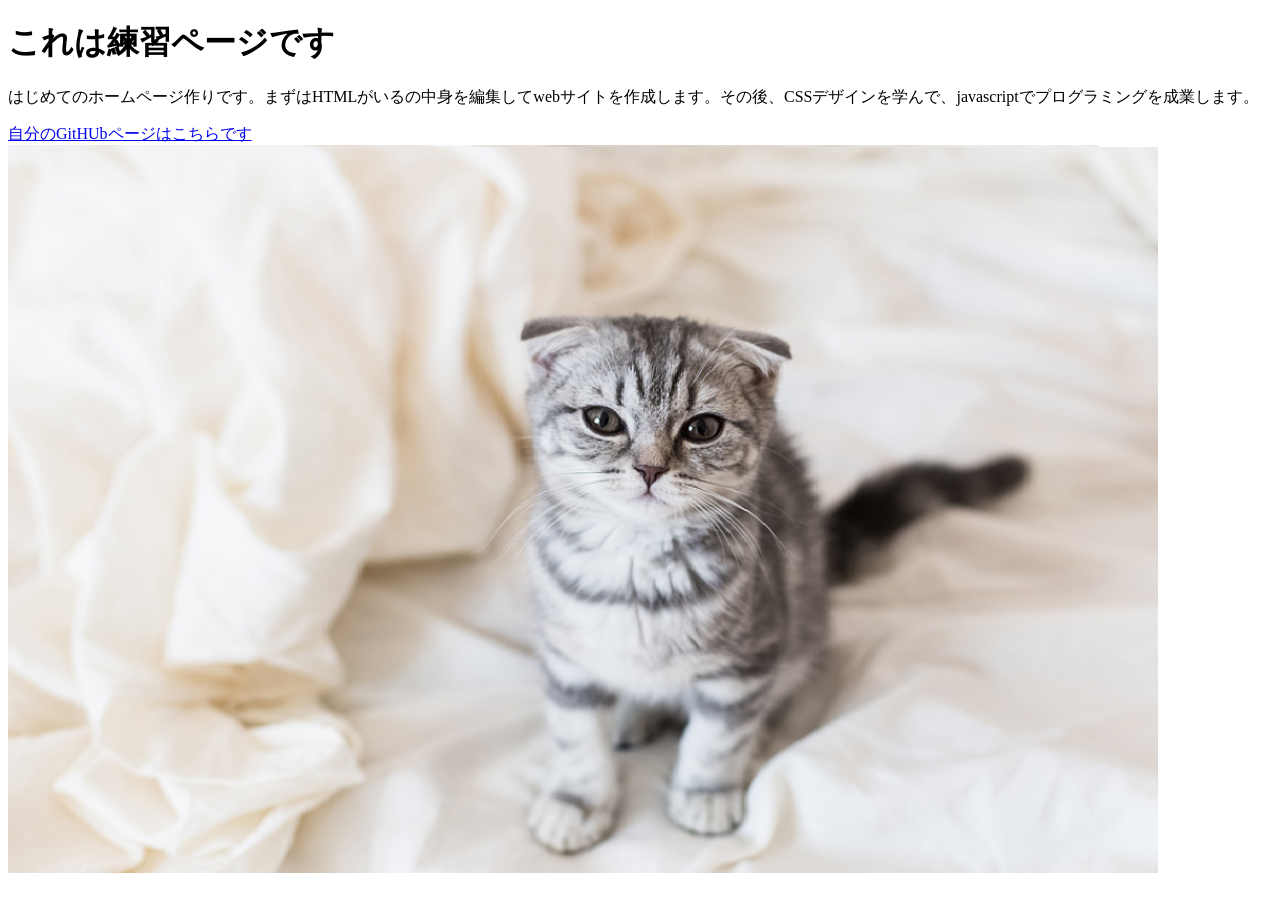
<file: index.html>
<!DOCTYPE html>
<html lang="en">
<head>
    <!-- head:webサイトの裏設定を記入する場所 -->
     <!-- Ctl + 「/」でコメント化 -->
    <meta charset="UTF-8">
    <meta name="viewport" content="width=device-width, initial-scale=1.0">
    <title>初のWebサイト作成</title>
</head>
<body>
    <!-- body:実際にユーザーの目に触れる部分 -->
    <h1>これは練習ページです</h1>
    <!-- h2やh3の見出しもある -->
    <p>はじめてのホームページ作りです。まずはHTMLがいるの中身を編集してwebサイトを作成します。その後、CSSデザインを学んで、javascriptでプログラミングを成業します。</p>
    <!-- pは文章 -->
    <a href="https://github.com/">自分のGitHUbページはこちらです</a>
    <!-- aは別ページへの誘導 -->
    <!-- 水色は補足情報-ページのURLとか、もう一つオプションが必要な場合＝属性 -->
    <!-- hrefはaの属性値 -->
    <img src="cat.png" alt="猫の画像">
    <!-- imgは画像　srcで画像ファイル/altで属性を補足 -->
          
</body>
</html>
</file>
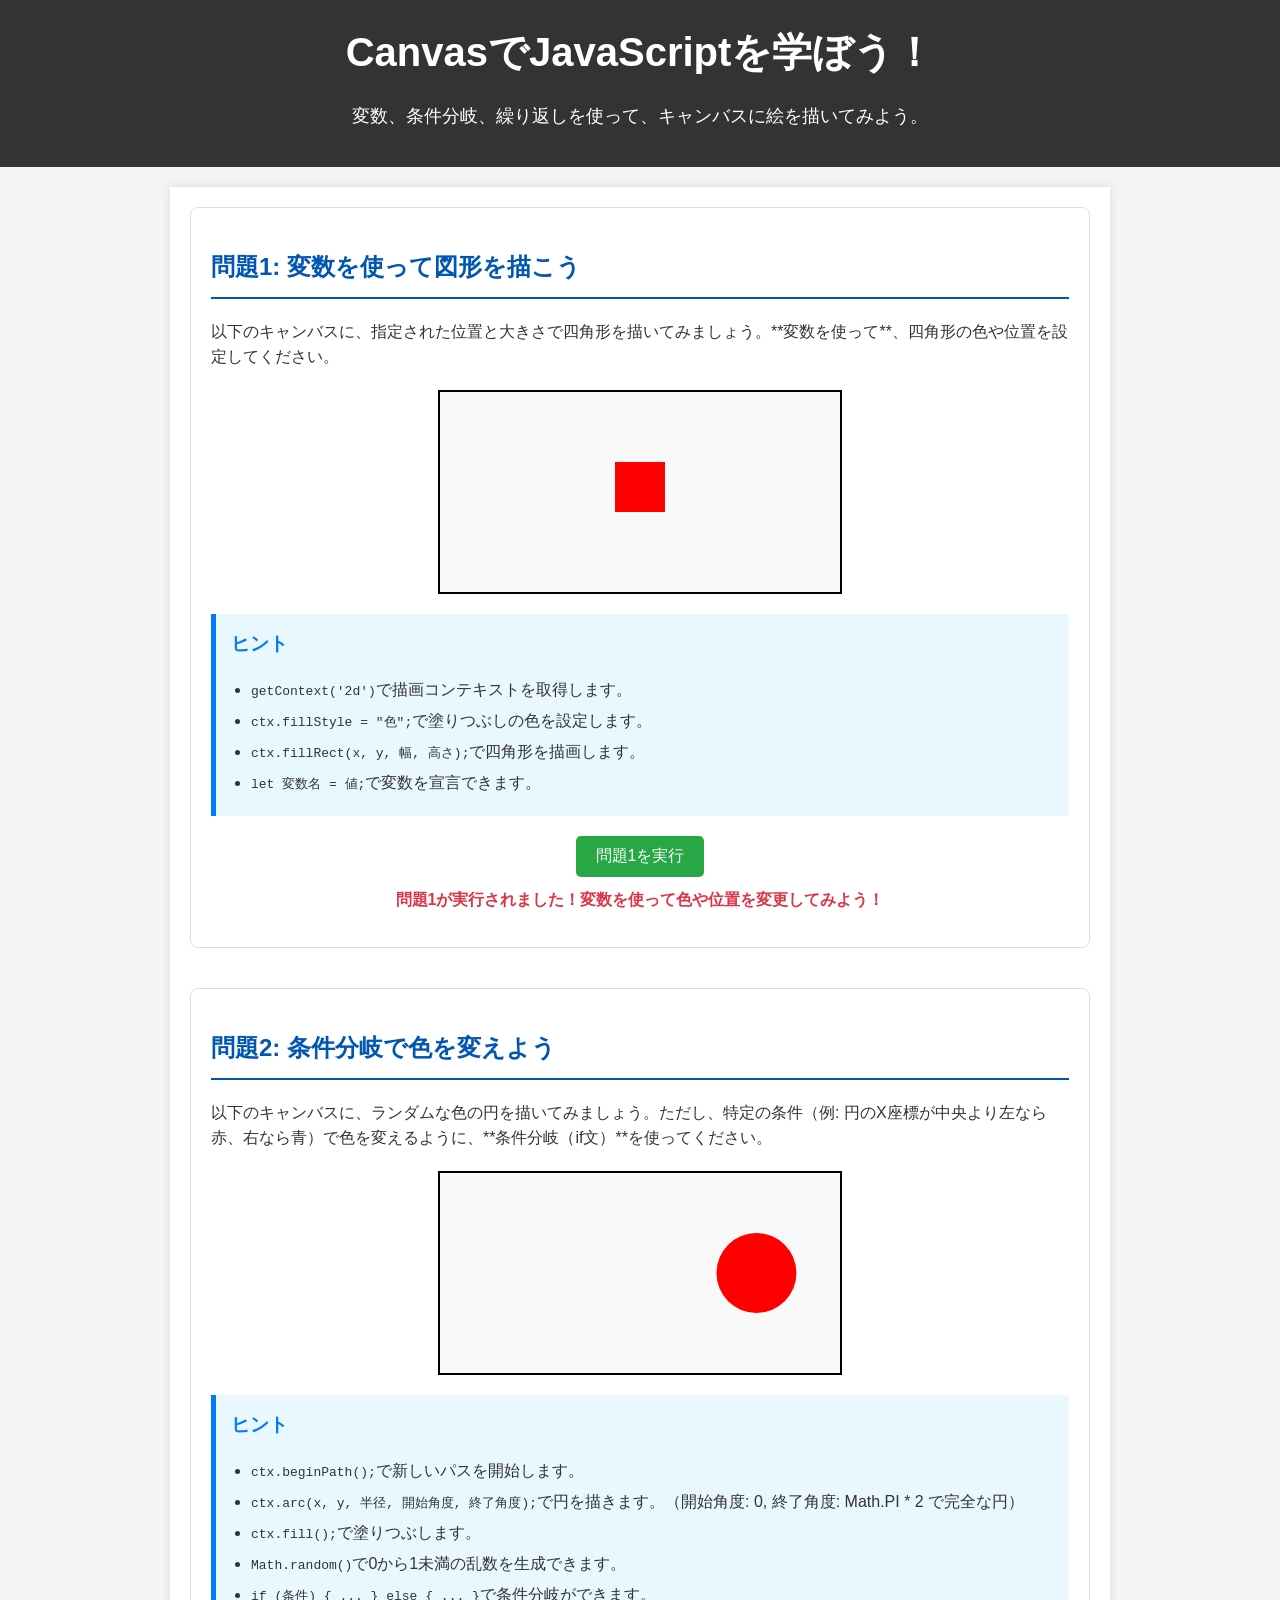
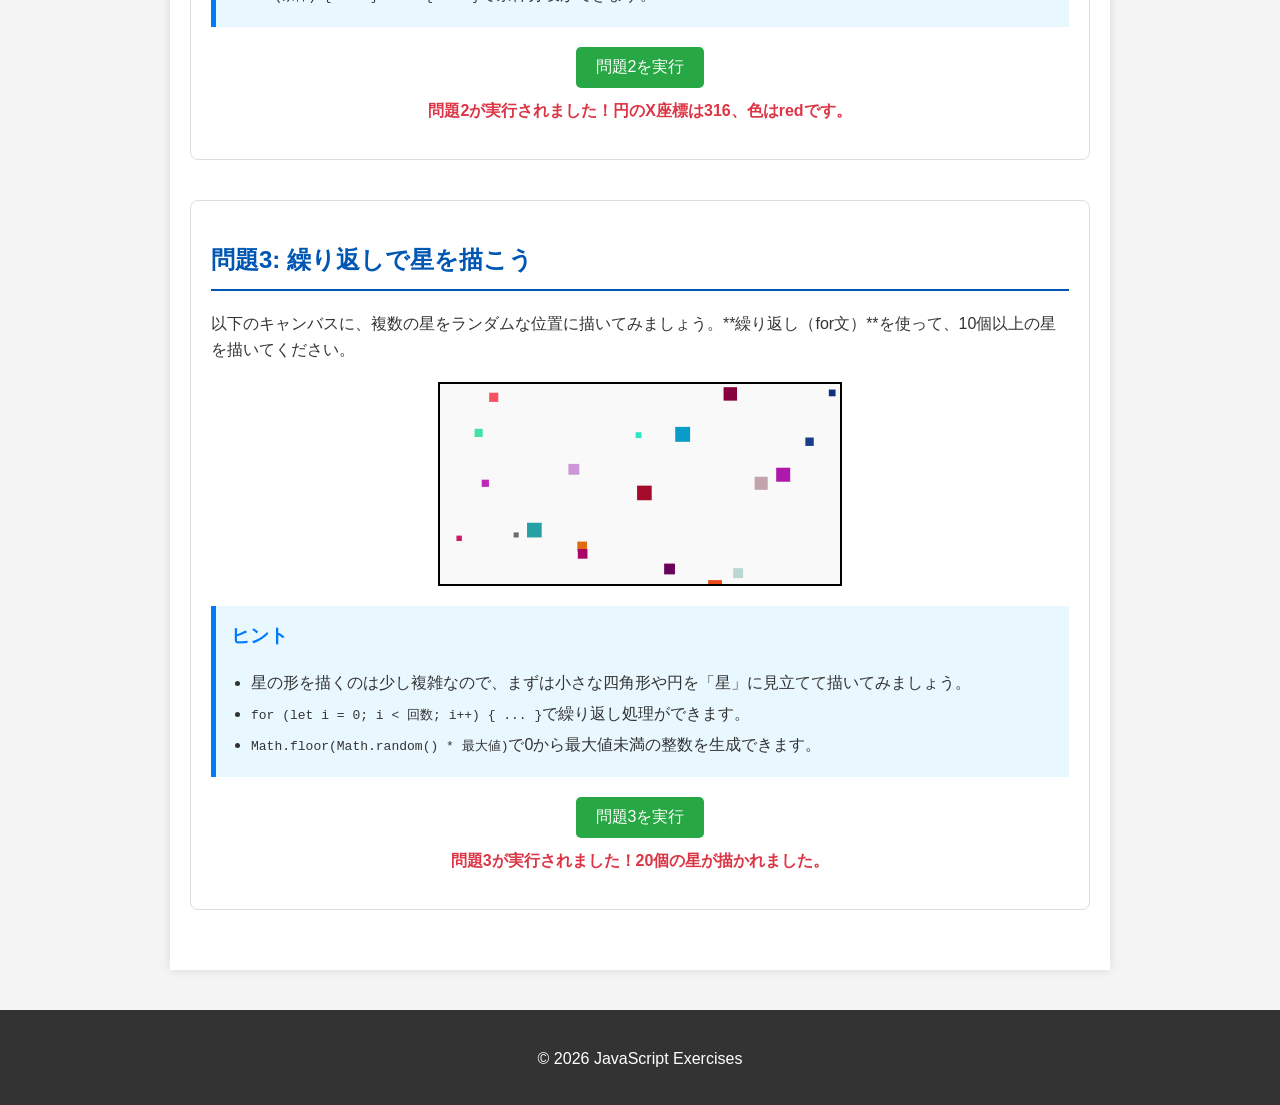
<file: web_programming/examle/index.html>
<!doctype html>
<html lang="ja">
<head>
    <meta charset="UTF-8" />
    <meta name="viewport" content="width=device-width, initial-scale=1.0" />
    <title>JavaScript初心者演習 - Canvas編</title>
    <link rel="stylesheet" href="css/style.css" />
</head>
<body>
    <header>
        <h1>CanvasでJavaScriptを学ぼう！</h1>
        <p>変数、条件分岐、繰り返しを使って、キャンバスに絵を描いてみよう。</p>
    </header>

    <main>
        <section class="exercise-section">
            <h2>問題1: 変数を使って図形を描こう</h2>
            <p>以下のキャンバスに、指定された位置と大きさで四角形を描いてみましょう。**変数を使って**、四角形の色や位置を設定してください。</p>
            <canvas id="canvas1" width="400" height="200"></canvas>
            <div class="hint">
                <h3>ヒント</h3>
                <ul>
                    <li><code>getContext('2d')</code>で描画コンテキストを取得します。</li>
                    <li><code>ctx.fillStyle = "色";</code>で塗りつぶしの色を設定します。</li>
                    <li><code>ctx.fillRect(x, y, 幅, 高さ);</code>で四角形を描画します。</li>
                    <li><code>let 変数名 = 値;</code>で変数を宣言できます。</li>
                </ul>
            </div>
            <button onclick="executeExercise1()">問題1を実行</button>
            <p id="result1" class="result"></p>
        </section>

        <section class="exercise-section">
            <h2>問題2: 条件分岐で色を変えよう</h2>
            <p>以下のキャンバスに、ランダムな色の円を描いてみましょう。ただし、特定の条件（例: 円のX座標が中央より左なら赤、右なら青）で色を変えるように、**条件分岐（if文）**を使ってください。</p>
            <canvas id="canvas2" width="400" height="200"></canvas>
            <div class="hint">
                <h3>ヒント</h3>
                <ul>
                    <li><code>ctx.beginPath();</code>で新しいパスを開始します。</li>
                    <li><code>ctx.arc(x, y, 半径, 開始角度, 終了角度);</code>で円を描きます。（開始角度: 0, 終了角度: Math.PI * 2 で完全な円）</li>
                    <li><code>ctx.fill();</code>で塗りつぶします。</li>
                    <li><code>Math.random()</code>で0から1未満の乱数を生成できます。</li>
                    <li><code>if (条件) { ... } else { ... }</code>で条件分岐ができます。</li>
                </ul>
            </div>
            <button onclick="executeExercise2()">問題2を実行</button>
            <p id="result2" class="result"></p>
        </section>

        <section class="exercise-section">
            <h2>問題3: 繰り返しで星を描こう</h2>
            <p>以下のキャンバスに、複数の星をランダムな位置に描いてみましょう。**繰り返し（for文）**を使って、10個以上の星を描いてください。</p>
            <canvas id="canvas3" width="400" height="200"></canvas>
            <div class="hint">
                <h3>ヒント</h3>
                <ul>
                    <li>星の形を描くのは少し複雑なので、まずは小さな四角形や円を「星」に見立てて描いてみましょう。</li>
                    <li><code>for (let i = 0; i < 回数; i++) { ... }</code>で繰り返し処理ができます。</li>
                    <li><code>Math.floor(Math.random() * 最大値)</code>で0から最大値未満の整数を生成できます。</li>
                </ul>
            </div>
            <button onclick="executeExercise3()">問題3を実行</button>
            <p id="result3" class="result"></p>
        </section>
    </main>

    <footer>
        <p>&copy; 2026 JavaScript Exercises</p>
    </footer>

    <script src="js/script.js"></script>
</body>
</html>
</file>
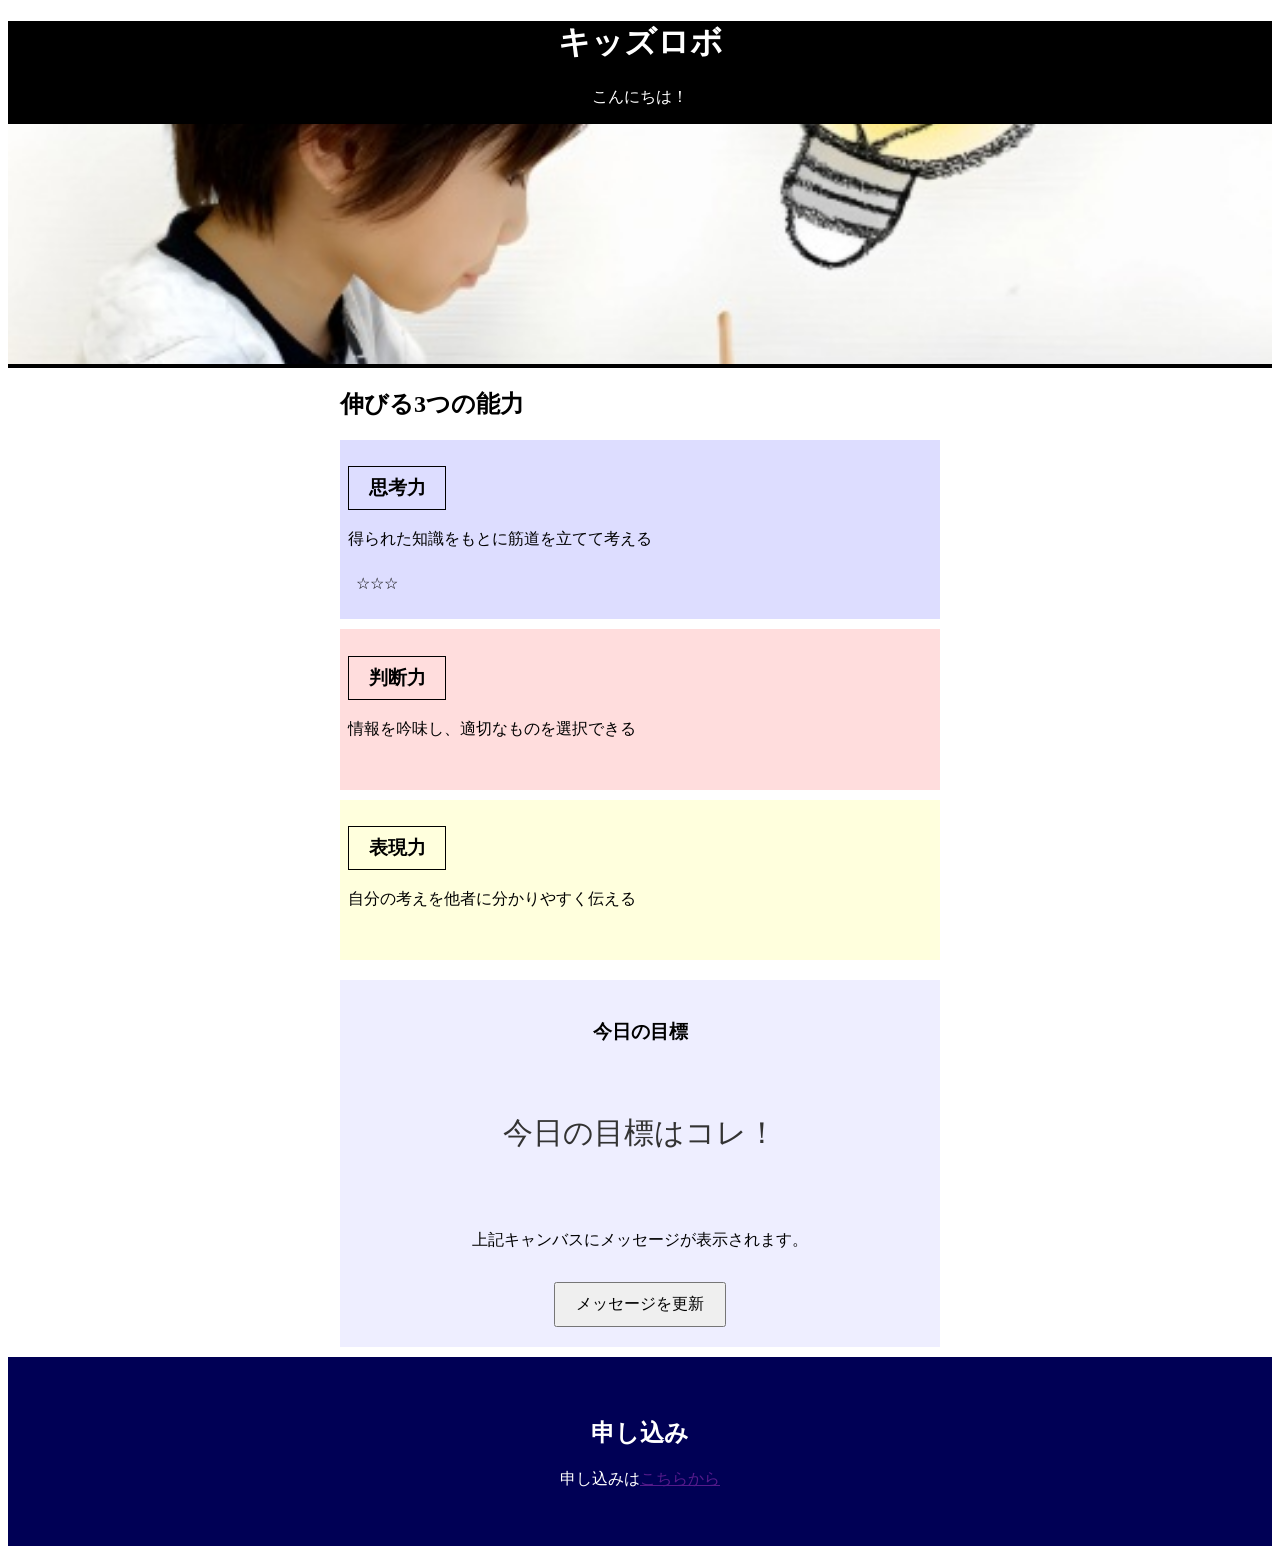
<file: web_programming/Sample/index.html>
<!DOCTYPE html>
<html lang="en">

<head>
    <meta charset="UTF-8">
    <meta name="viewport" content="width=device-width, initial-scale=1.0">
    <title>グループタグとid・class</title>
    <!-- グループタグ：ウェブサイトのリンクの名前 -->
     <!-- id=mainやdiv等で区分けしきれなかった時のさらなる識別方法 -->
      <!-- classも同様 -->
    <link rel="stylesheet" href="css/style.css">
    <!-- ファイル作っていなくてもctrl+クリックすると、新しくファイルを作ってくれる -->
</head>

<body>
    <header>
        <!-- ウェブサイトのヘッダー(タイトル的な)を指定できる -->
        <h1>キッズロボ</h1>
        <p id="welcomeMessage"></p>
        <img src="img/student.jpg" alt="学習の様子">
        <!-- img/student.jpg=imgファイルのstudent.jpgの写真を指名している -->
        <!-- ※ファイル名を右クリック→open with five serverをクリックで、ウェブサイトの状態を確認できる -->
    </header>
    <main>
        <!-- メインの文章、その範囲を指定できる -->
        <h2>伸びる3つの能力</h2>
        <div id="blue">
            <h3 class="emp">思考力</h3>
            <p>得られた知識をもとに筋道を立てて考える</p>
            <div id ="stars1" date="5"></div>        
        </div>
        <!-- mainの中で、さらに区分け -->
        <div id="pink">
            <h3 class="emp">判断力</h3>
            <p>情報を吟味し、適切なものを選択できる</p>
            <div id="stars" date="4"></div>
        </div>
        <div id="yellow">
            <h3 class="emp">表現力</h3>
            <p>自分の考えを他者に分かりやすく伝える</p>
            <div id="stars" date="3"></div>
        </div>

        <div class="canvas-section">
            <h3>今日の目標</h3>
            <canvas id="myCanvas" width="500" hight="200" style="border:1px" solid #000;></canvas>
            <p>上記キャンバスにメッセージが表示されます。</p>
            <button id="updateCanvasText">メッセージを更新</button>
        </div>
    </main>

    <footer>
        <!-- フッダーの範囲を指定できる -->
        <h2>申し込み</h2>
        <p>申し込みは<a href="">こちらから</a></p>
    </footer>
    <!-- ※Alt;Shift+Fで自動整列-visual studio codeのみ -->

    <script src="js/script.js"></script>
</body>

</html>
</file>
<file: web_programming/examle/css/style.css>
body {
    font-family: 'Arial', sans-serif;
    margin: 0;
    padding: 0;
    background-color: #f4f4f4;
    color: #333;
    line-height: 1.6;
}

header {
    background-color: #333;
    color: #fff;
    padding: 20px 0;
    text-align: center;
}

header h1 {
    margin: 0;
    font-size: 2.5em;
}

header p {
    font-size: 1.1em;
}

main {
    width: 80%;
    max-width: 900px;
    margin: 20px auto;
    padding: 20px;
    background-color: #fff;
    box-shadow: 0 0 10px rgba(0, 0, 0, 0.1);
}

.exercise-section {
    margin-bottom: 40px;
    padding: 20px;
    border: 1px solid #ddd;
    border-radius: 8px;
    background-color: #fff;
}

.exercise-section h2 {
    color: #0056b3;
    border-bottom: 2px solid #0056b3;
    padding-bottom: 10px;
    margin-bottom: 20px;
}

.exercise-section p {
    margin-bottom: 15px;
}

canvas {
    display: block;
    border: 2px solid #000;
    margin: 20px auto;
    background-color: #f9f9f9;
}

.hint {
    background-color: #e9f7ff;
    border-left: 5px solid #007bff;
    padding: 15px;
    margin: 20px 0;
}

.hint h3 {
    margin-top: 0;
    color: #007bff;
}

.hint ul {
    margin: 0;
    padding-left: 20px;
}

.hint li {
    margin-bottom: 5px;
}

button {
    display: block;
    margin: 20px auto 10px auto;
    padding: 10px 20px;
    font-size: 1em;
    color: #fff;
    background-color: #28a745;
    border: none;
    border-radius: 5px;
    cursor: pointer;
    transition: background-color 0.3s ease;
}

button:hover {
    background-color: #218838;
}

.result {
    text-align: center;
    font-weight: bold;
    color: #dc3545; /* デフォルトはエラー表示のような色 */
    margin-top: 10px;
}

footer {
    text-align: center;
    padding: 20px;
    background-color: #333;
    color: #fff;
    margin-top: 40px;
}
</file>
<file: web_programming/Sample/css/style.css>
header {
    background-color: #000;
    /* 背景色 */
}

header p{
    color: #fff;
    text-align: center;
} 

h1 {
    color: #fff;
    /* 文字色 */
    text-align: center;
}

img {
    width: 100%;
    height: 240px;
    object-fit: cover;
}

main {
    width: 600px;
    
    /* margin=余白 */
    margin-left: auto;
    margin-right: auto;
    /* maragin=余白をいい感じに整える */
}

footer {
    background: #005;
    padding: 40px;
    /* padding=内側の余白↔margin=外側の余白　※二種類余白があることに注意 */
}

footer h2 {
    /* footerの中のh2のみ変更できる */
    color: #fff;
    text-align: center;
}

footer p {
    color: #fff;
    text-align: center;
}

div{
    /* background-color: #ddd; */
    padding: 8px;
    margin-bottom: 10px;
}

#blue{
/* idでくくりたいときは＃で呼ぶ */
    background-color: #ddf;
}

#pink{
    background-color: #fdd;
}

#yellow{
    background-color: #ffd;
}

.emp{
/* classでくくりたいときは「.」で呼ぶ */
    border: 1px solid #000;
/* border=枠線で囲む */
/*太さ　線の種類　色 */
/* classは同じ名前クラスを指定すれば使いまわせる↔idは同じ名前は１つだけ */
    width: 80px;
    padding: 8px;
    text-align: center;
}

/* カラーコード */
/* ＃から始まる6桁コード
赤2桁、緑2桁、青2桁
の組み合わせで色が決まる
00が一番弱くffが一番強い
赤ff緑00青00（#ff0000)は「真っ赤」ということ
値は16進数
00,01,02,03,04,05,06,07,08,09,0a,0b,0c,0d,0e,0f,10‥‥という形で繰り上がっていく */
/* 3系統ともゾロ目の時に限り省略可
aabbcc⇒abc
ff55dd⇒f5d
000000⇒000
ffffff⇒fff */

/* Canvasのセクションスタイル */
.canvas-section {
    background: #eef;
    padding: 20px;
    margin-top: 20px;
    text-align: center;

}

.canvas-section h3 {
    margin-bottom: 15px;

}

.canvas-section button {
    margin-top: 15px;
    padding: 10px 20px;
    font-size: 16px;
    cursor: pointer;
}
</file>
